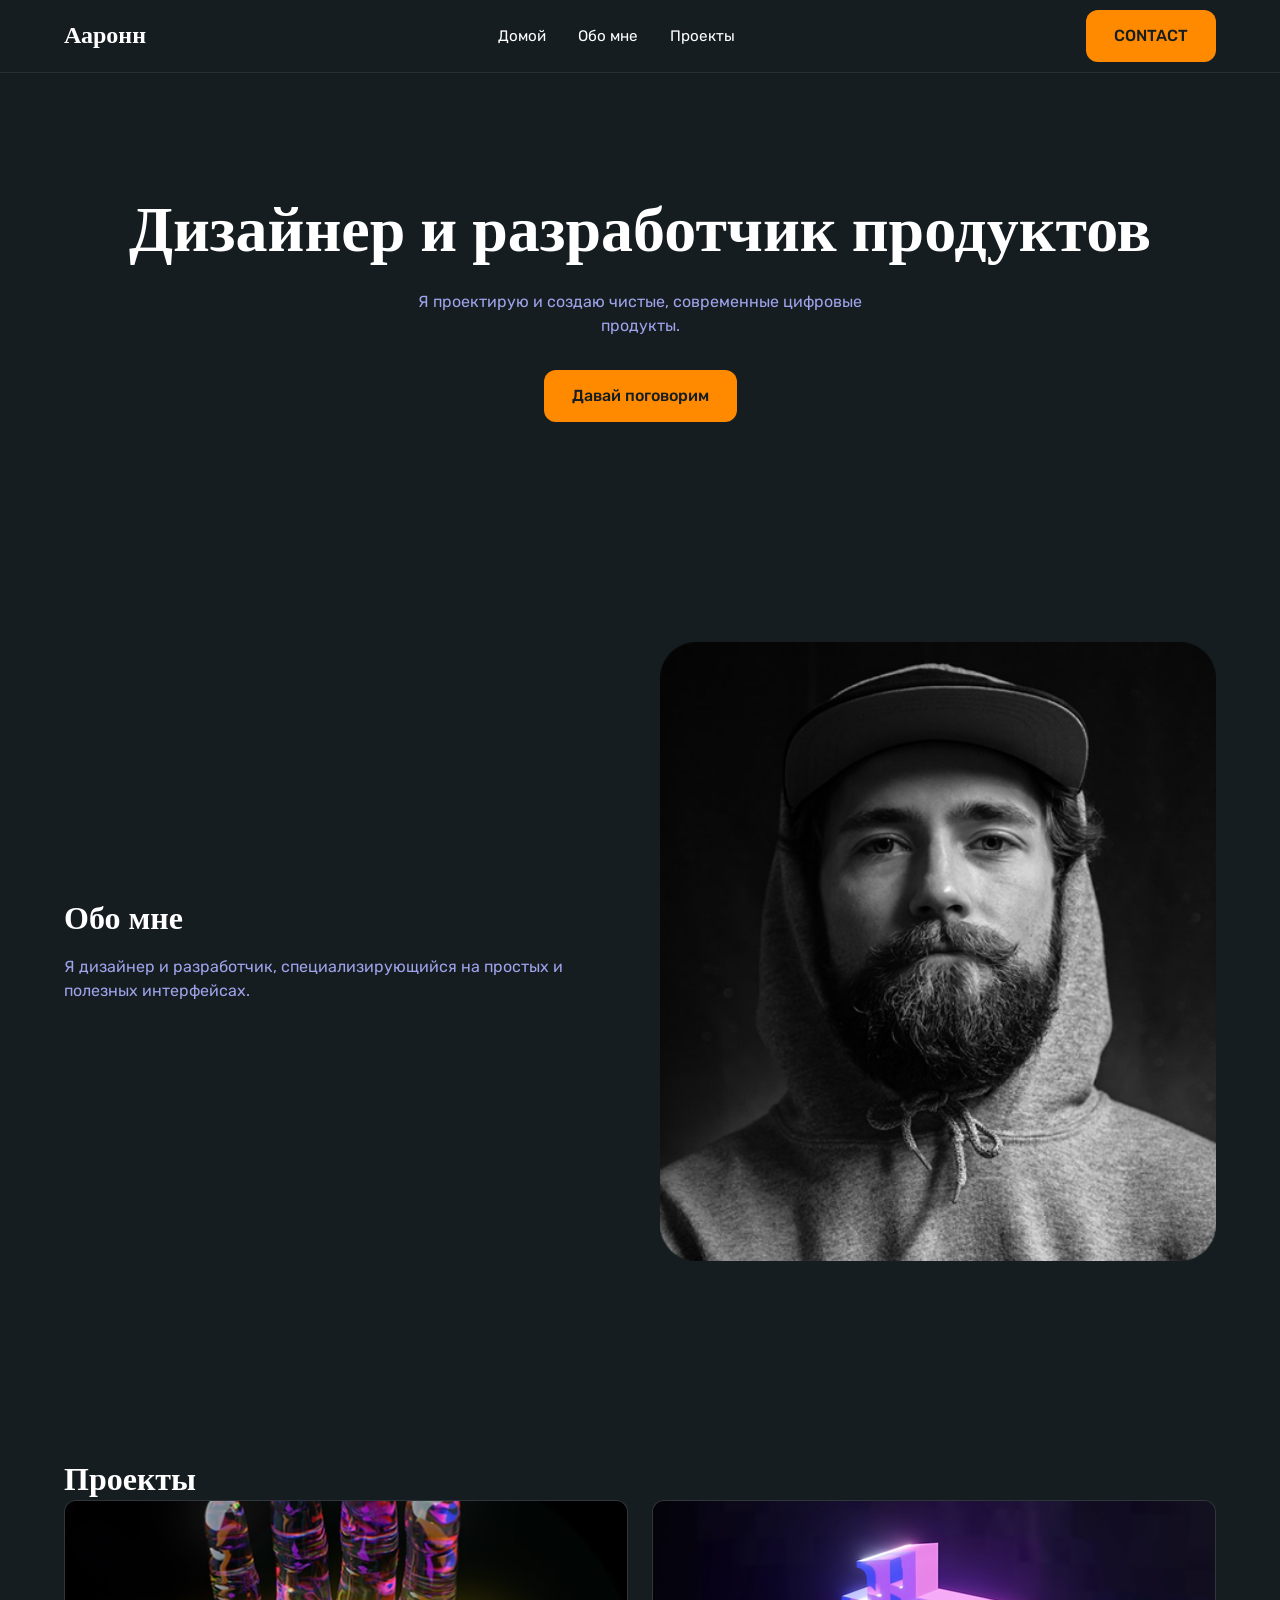
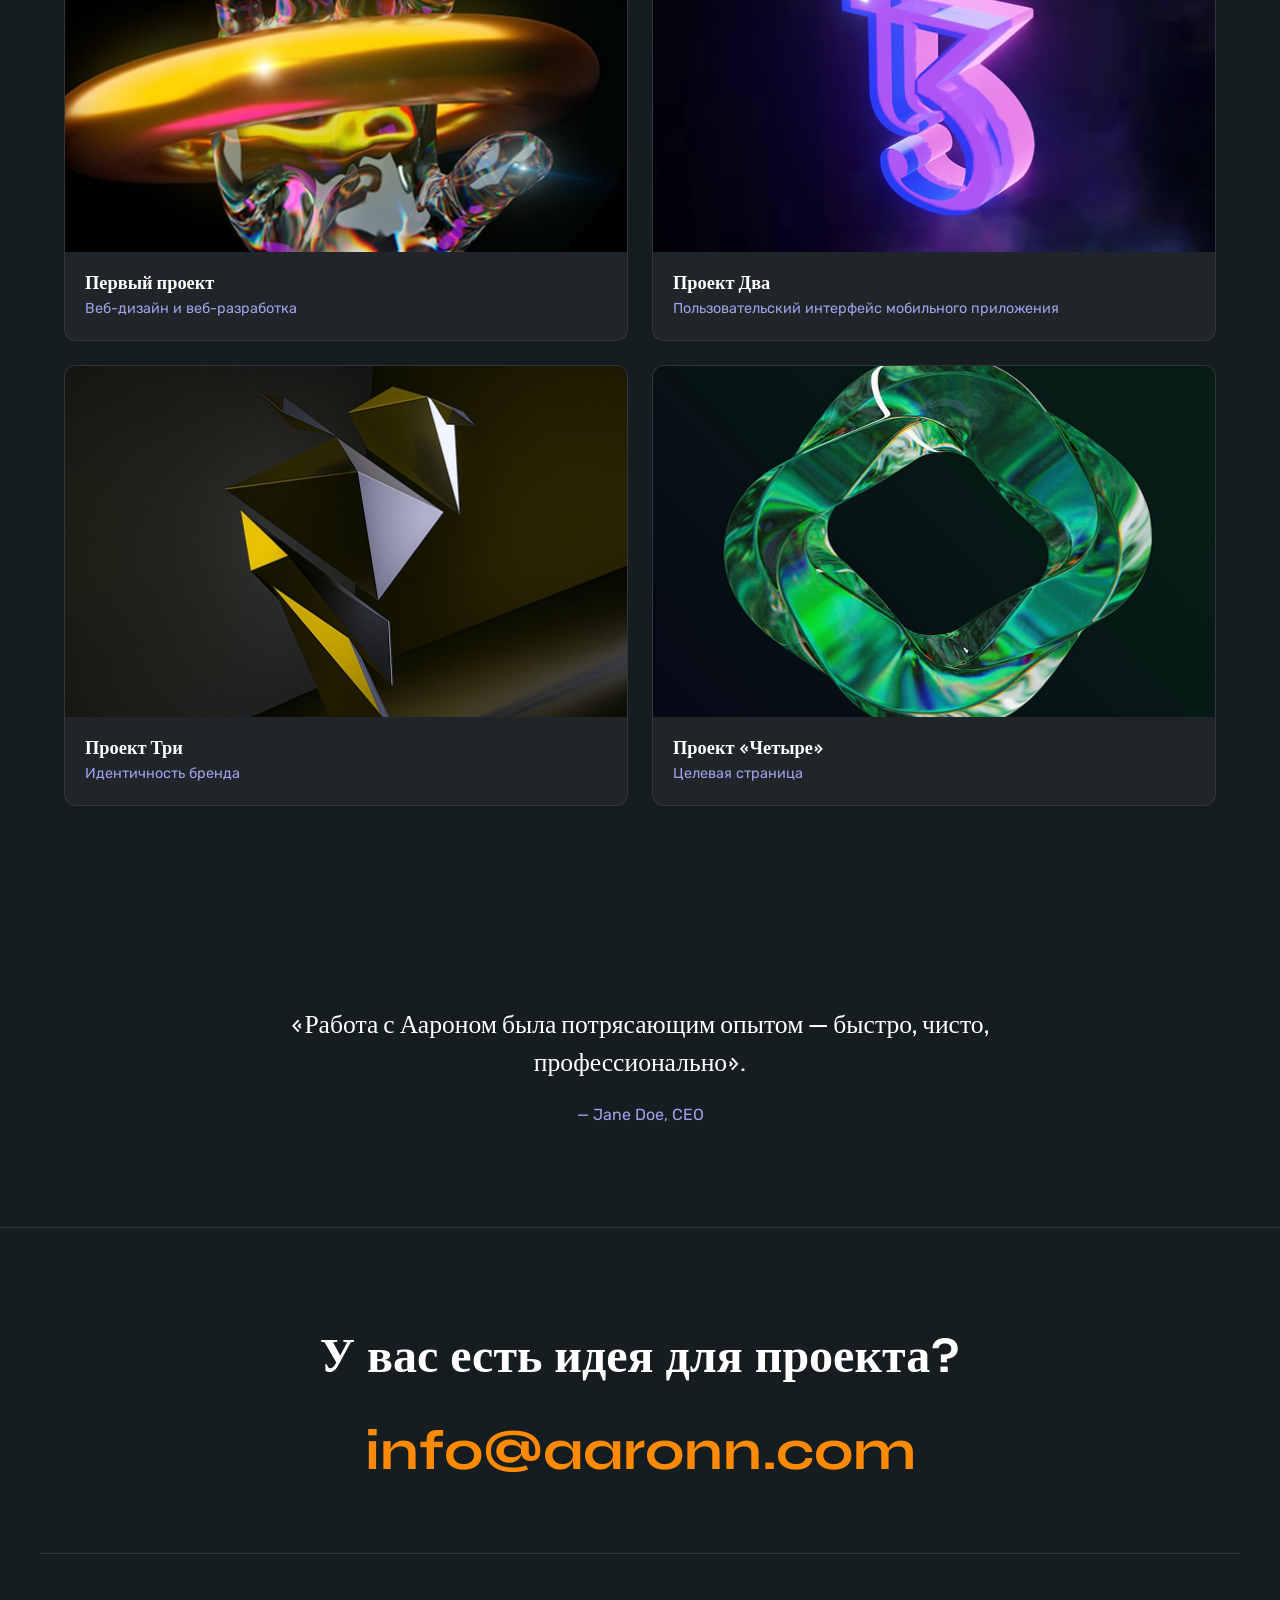
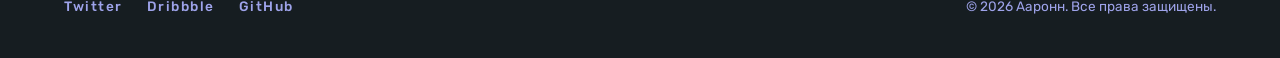
<file: index.html>
<!doctype html>
<html lang="ru">
  <head>
    <meta charset="UTF-8" />
    <meta name="viewport" content="width=device-width, initial-scale=1.0" />
    <meta name="description" content="Портфолио дизайнера и разработчика." />
    <title>Портфолио</title>

    <!-- Шрифты из Style Guide макета: Syne (заголовки) + Rubik (текст) -->
    <link rel="preconnect" href="https://fonts.googleapis.com" />
    <link rel="preconnect" href="https://fonts.gstatic.com" crossorigin />
    <link
      href="https://fonts.googleapis.com/css2?family=Rubik:wght@400;500&family=Syne:wght@700;800&display=swap"
      rel="stylesheet"
    />

    <link rel="stylesheet" href="css/style.css" />
  </head>
  <body>
    <header class="header">
      <div class="container header__inner">
        <a href="index.html" class="logo">Ааронн</a>
        <nav class="nav" aria-label="Main navigation">
          <ul class="nav__list">
            <li><a href="index.html" class="nav__link">Домой</a></li>
            <li><a href="about.html" class="nav__link">Обо мне</a></li>
            <li><a href="works.html" class="nav__link">Проекты</a></li>
          </ul>
        </nav>
        <a href="contact.html" class="btn btn--outline">CONTACT</a>
      </div>
    </header>
    <main>
      <section class="hero">
        <div class="container">
          <h1 class="hero__title">Дизайнер и разработчик продуктов</h1>
          <p class="hero__text">Я проектирую и создаю чистые, современные цифровые продукты.</p>
          <a href="#contact" class="btn">Давай поговорим</a>
        </div>
      </section>
      <section class="about" id="about">
        <div class="container about__inner">
          <div class="about__content">
            <h2 class="about__title">Обо мне</h2>
            <p class="about__text">
              Я дизайнер и разработчик, специализирующийся на простых и полезных интерфейсах.
            </p>
          </div>
          <img src="img/portrait.png" alt="Portrait of Aaronn" class="about__image" />
        </div>
      </section>
      <section class="projects" id="projects">
        <div class="container">
          <h2 class="projects__title">Проекты</h2>
          <ul class="projects__list">
            <li class="project-card">
              <img src="img/project-1.png" alt="Project 1" class="project-card__image" />
              <h3 class="project-card__title">Первый проект</h3>
              <p class="project-card__text">Веб-дизайн и веб-разработка</p>
            </li>
            <li class="project-card">
              <img src="img/project-2.png" alt="Project 2" class="project-card__image" />
              <h3 class="project-card__title">Проект Два</h3>
              <p class="project-card__text">Пользовательский интерфейс мобильного приложения</p>
            </li>
            <li class="project-card">
              <img src="img/project-3.png" alt="Project 3" class="project-card__image" />
              <h3 class="project-card__title">Проект Три</h3>
              <p class="project-card__text">Идентичность бренда</p>
            </li>
            <li class="project-card">
              <img src="img/project-4.png" alt="Project 4" class="project-card__image" />
              <h3 class="project-card__title">Проект «Четыре»</h3>
              <p class="project-card__text">Целевая страница</p>
            </li>
          </ul>
        </div>
      </section>
      <section class="testimonial">
        <div class="container">
          <blockquote class="testimonial__quote">
            «Работа с Аароном была потрясающим опытом — быстро, чисто, профессионально».
          </blockquote>
          <p class="testimonial__author">— Jane Doe, CEO</p>
        </div>
      </section>
    </main>
    <!-- ===== Footer  ===== -->
    <footer class="footer" id="contact">
      <div class="container footer__top">
        <h2 class="footer__title">У вас есть идея для проекта?</h2>
        <a href="mailto:info@aaronn.com" class="footer__email">info@aaronn.com</a>
      </div>
      <div class="container footer__bottom">
        <ul class="footer__social">
          <li><a href="#" class="footer__link">Twitter</a></li>
          <li><a href="#" class="footer__link">Dribbble</a></li>
          <li><a href="#" class="footer__link">GitHub</a></li>
        </ul>
        <p class="footer__copy">© 2026 Ааронн. Все права защищены.</p>
      </div>
    </footer>
  </body>
</html>
</file>
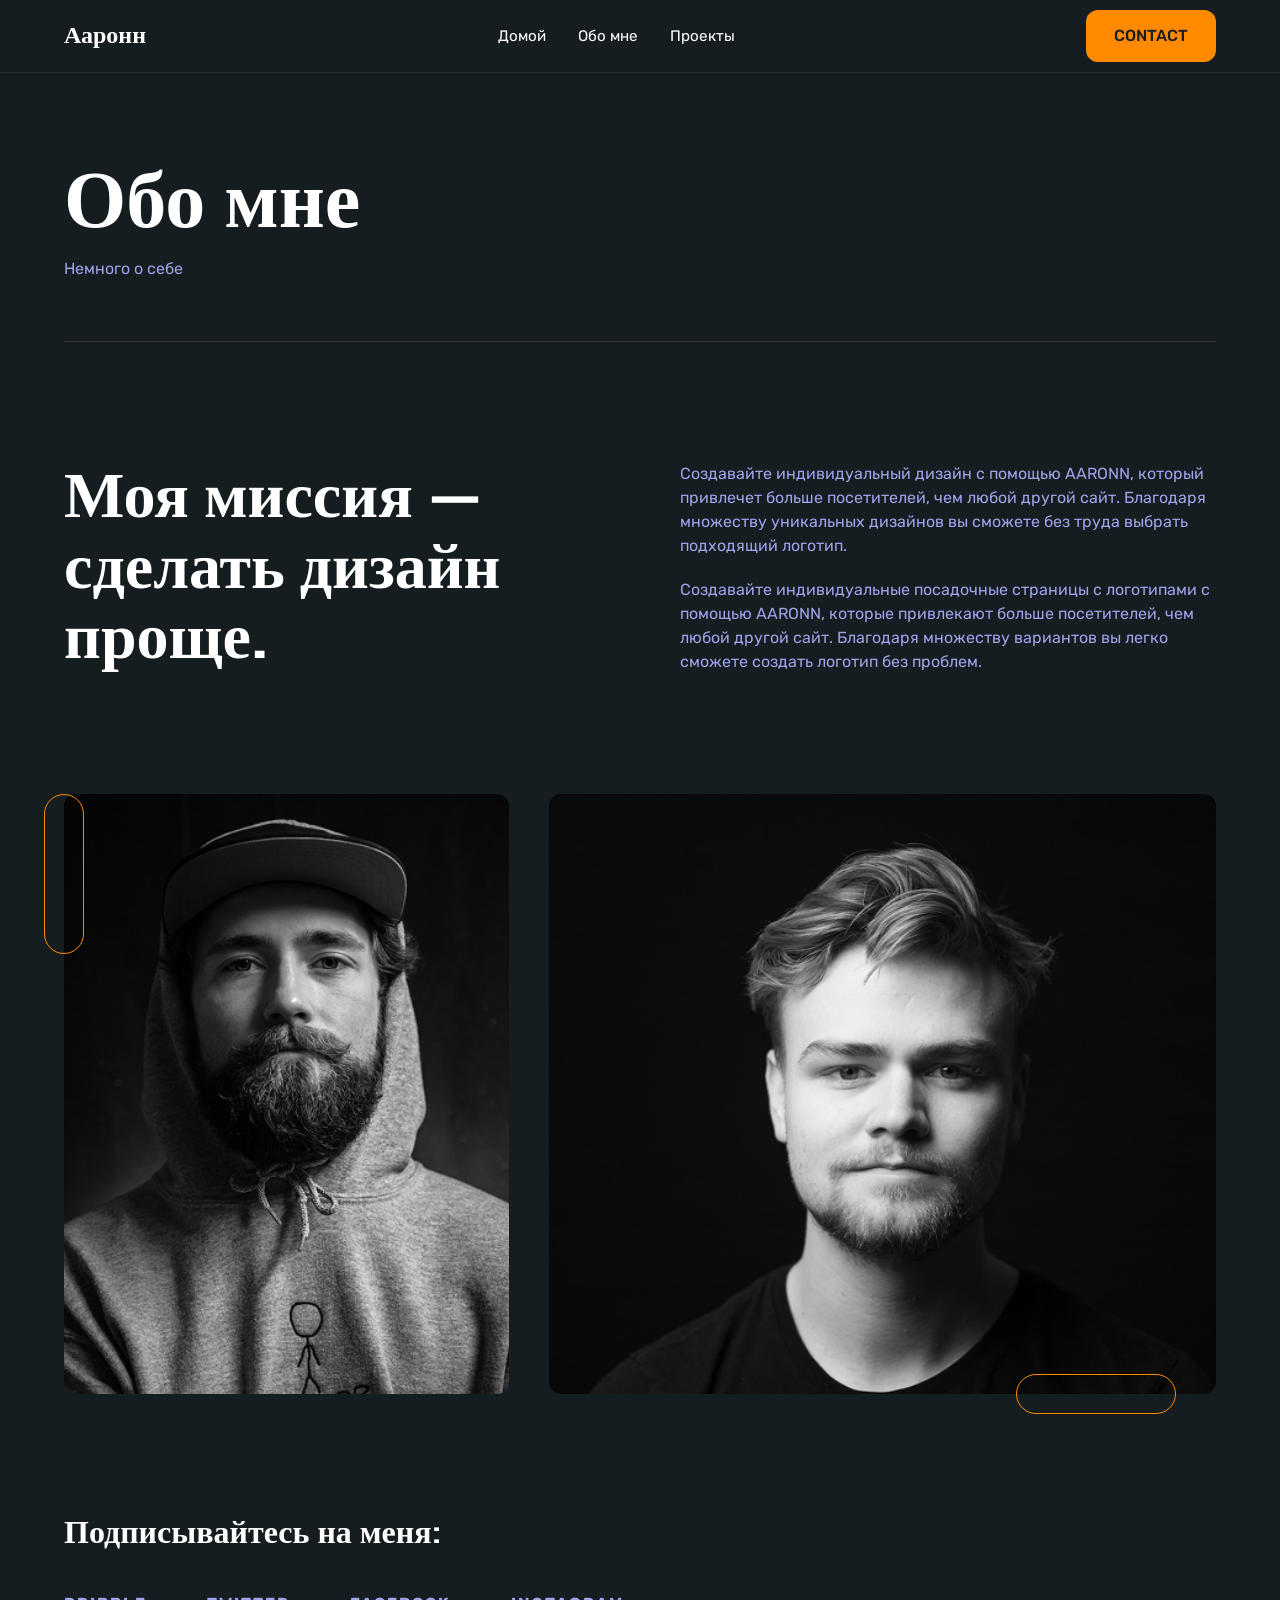
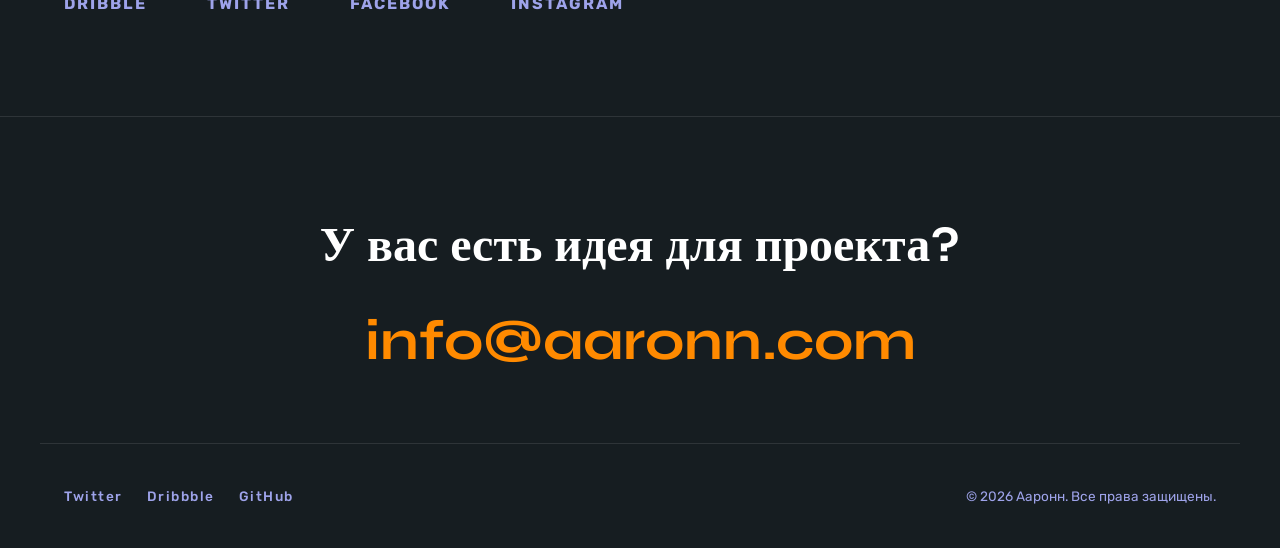
<file: about.html>
<!doctype html>
<html lang="ru">
  <head>
    <meta charset="UTF-8" />
    <meta name="viewport" content="width=device-width, initial-scale=1.0" />

    <title>Обо мне - Ааронн</title>

    <!-- Шрифты из Style Guide макета: Syne (заголовки) + Rubik (текст) -->
    <link rel="preconnect" href="https://fonts.googleapis.com" />
    <link rel="preconnect" href="https://fonts.gstatic.com" crossorigin />
    <link
      href="https://fonts.googleapis.com/css2?family=Rubik:wght@400;500&family=Syne:wght@700;800&display=swap"
      rel="stylesheet"
    />

    <link rel="stylesheet" href="css/style.css" />
  </head>
  <body>
    <header class="header">
      <div class="container header__inner">
        <a href="index.html" class="logo">Ааронн</a>
        <nav class="nav" aria-label="Main navigation">
          <ul class="nav__list">
            <li><a href="index.html" class="nav__link">Домой</a></li>
            <li><a href="about.html" class="nav__link">Обо мне</a></li>
            <li><a href="works.html" class="nav__link">Проекты</a></li>
          </ul>
        </nav>
        <a href="contact.html" class="btn btn--outline">CONTACT</a>
      </div>
    </header>
    <main>
      <!-- 1. Заголовок страницы -->
      <section class="page-hero">
        <div class="container">
          <h1 class="page-hero__title">Обо мне</h1>
          <p class="page-hero__subtitle">Немного о себе</p>
          <hr class="divider" />
        </div>
      </section>
      <!-- 2 Миссия (две колонки) -->
      <section class="mission">
        <div class="container mission__inner">
          <h2 class="mission__title">Моя миссия — сделать дизайн проще.</h2>
          <div class="mission__text">
            <p>
              Создавайте индивидуальный дизайн с помощью AARONN, который привлечет больше
              посетителей, чем любой другой сайт. Благодаря множеству уникальных дизайнов вы сможете
              без труда выбрать подходящий логотип.
            </p>
            <p>
              Создавайте индивидуальные посадочные страницы с логотипами с помощью AARONN, которые
              привлекают больше посетителей, чем любой другой сайт. Благодаря множеству вариантов вы
              легко сможете создать логотип без проблем.
            </p>
          </div>
        </div>
      </section>
      <!-- 3. Галерея с оранжевыми акцентами -->
      <section class="about-gallery">
        <div class="container about-gallery__inner">
          <!-- Первое фото -->
          <div class="about-gallery__item">
            <!-- Оранжевый декор  -->
            <div class="decor-pill decor-pill--vertical"></div>
            <img src="img/about-1.png" alt="Aaron Portrait" class="about-gallery__img" />
          </div>
          <!-- Второе фото -->
          <div class="about-gallery__item">
            <img src="img/about-2.png" alt="Aaron working" class="about-gallery__img" />
            <!-- Оранжевый декор  -->
            <div class="decor-pill decor-pill--horizontal"></div>
          </div>
        </div>
      </section>
      <!-- 4. Социальные сети -->
      <section class="follow-me">
        <div class="container">
          <h2 class="follow-me__title">Подписывайтесь на меня:</h2>
          <ul class="follow-me__list">
            <li><a href="#" class="follow-me__link">DRIBBLE</a></li>
            <li><a href="#" class="follow-me__link">TWITTER</a></li>
            <li><a href="#" class="follow-me__link">FACEBOOK</a></li>
            <li><a href="#" class="follow-me__link">INSTAGRAM</a></li>
          </ul>
        </div>
      </section>
    </main>
    <!-- ===== Footer  ===== -->
    <footer class="footer" id="contact">
      <div class="container footer__top">
        <h2 class="footer__title">У вас есть идея для проекта?</h2>
        <a href="mailto:info@aaronn.com" class="footer__email">info@aaronn.com</a>
      </div>
      <div class="container footer__bottom">
        <ul class="footer__social">
          <li><a href="#" class="footer__link">Twitter</a></li>
          <li><a href="#" class="footer__link">Dribbble</a></li>
          <li><a href="#" class="footer__link">GitHub</a></li>
        </ul>
        <p class="footer__copy">© 2026 Ааронн. Все права защищены.</p>
      </div>
    </footer>
  </body>
</html>
</file>
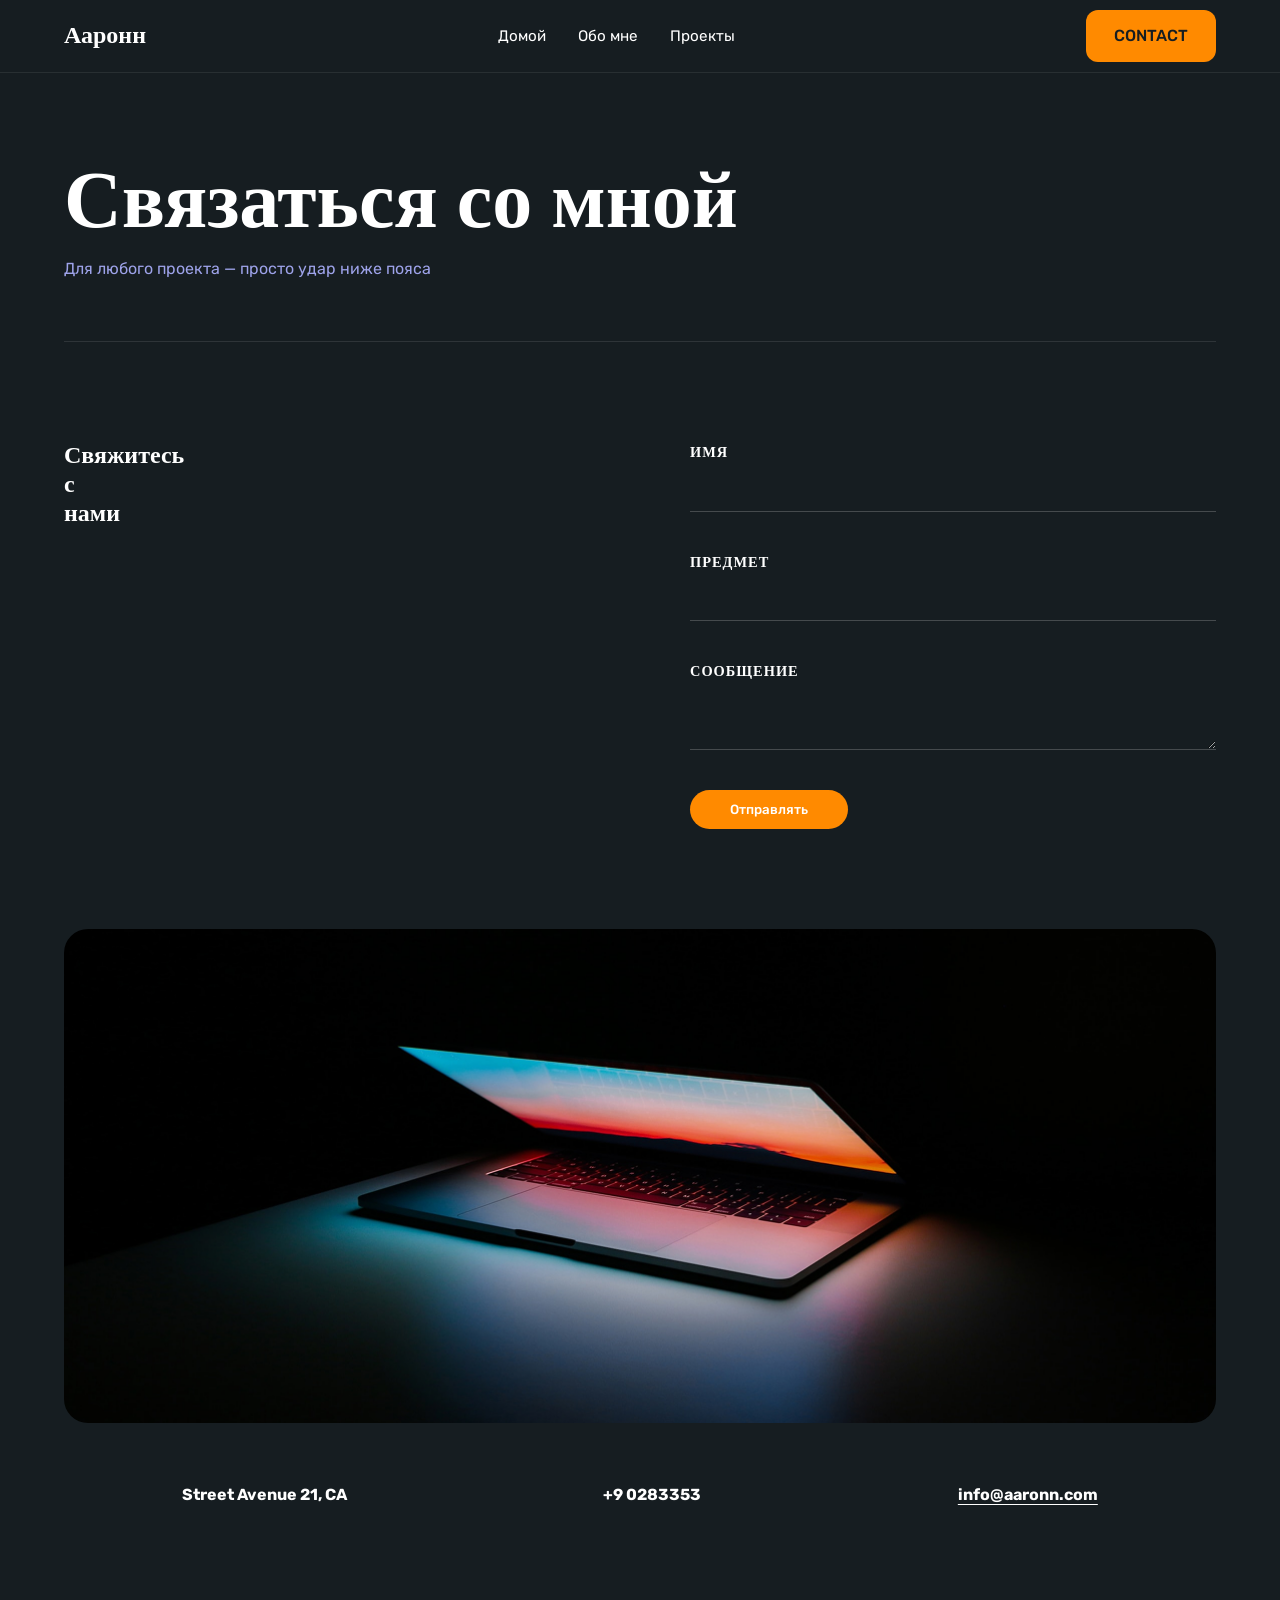
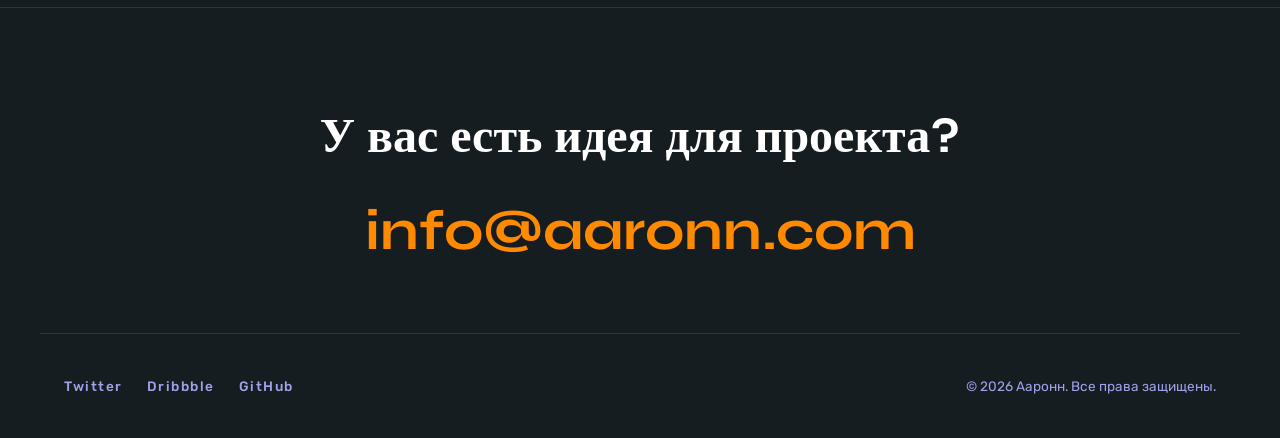
<file: contact.html>
<!doctype html>
<html lang="ru">
  <head>
    <meta charset="UTF-8" />
    <meta name="viewport" content="width=device-width, initial-scale=1.0" />
    <title>Связаться со мной — AARONN</title>
    <!-- Шрифты из Style Guide макета: Syne (заголовки) + Rubik (текст) -->
    <link rel="preconnect" href="https://fonts.googleapis.com" />
    <link rel="preconnect" href="https://fonts.gstatic.com" crossorigin />
    <link
      href="https://fonts.googleapis.com/css2?family=Rubik:wght@400;500&family=Syne:wght@700;800&display=swap"
      rel="stylesheet"
    />

    <link rel="stylesheet" href="css/style.css" />
  </head>
  <body>
    <header class="header">
      <div class="container header__inner">
        <a href="index.html" class="logo">Ааронн</a>
        <nav class="nav" aria-label="Main navigation">
          <ul class="nav__list">
            <li><a href="index.html" class="nav__link">Домой</a></li>
            <li><a href="about.html" class="nav__link">Обо мне</a></li>
            <li><a href="works.html" class="nav__link">Проекты</a></li>
          </ul>
        </nav>
        <a href="contact.html" class="btn btn--outline">CONTACT</a>
      </div>
    </header>
    <main>
      <!-- =====  Page Hero общий заголовок для внутренних страниц ===== -->
      <section class="page-hero">
        <div class="container">
          <h1 class="page-hero__title">Связаться со мной</h1>
          <p class="page-hero__subtitle">Для любого проекта — просто удар ниже пояса</p>
          <hr class="divider" />
        </div>
      </section>
      <!-- ===== Контактная форма  ===== -->
      <section class="contact-section">
        <div class="container contact-section__inner">
          <!-- Левая часть: Заголовок -->
          <h2 class="contact-section__title">
            Свяжитесь <br />
            с <br />нами
          </h2>
          <!-- Правая часть: Форма -->
          <form action="#" class="contact-form">
            <div class="form-group">
              <label for="name" class="form-label">Имя</label>
              <input type="text" id="name" name="name" class="form-input" required />
            </div>
            <div class="form-group">
              <label for="subject" class="form-label">Предмет</label>
              <input type="text" id="subject" name="subject" class="form-input" required />
            </div>
            <div class="form-group">
              <label for="massage" class="form-label">Сообщение</label>
              <textarea
                name="massage"
                id="massage"
                class="form-input form-textarea"
                required
              ></textarea>
            </div>
            <button type="submit" class="btn btn--orange">Отправлять</button>
          </form>
        </div>
      </section>
      <!-- ===== Большое фото и инфо  ===== -->
      <section class="contact-media">
        <div class="container">
          <img src="img/contact-laptop.png" alt="Laptop" class="contact-media__img" />
          <div class="contact-info">
            <p class="contact-info__item">Street Avenue 21, CA</p>
            <p class="contact-info__item">+9 0283353</p>
            <a href="mailto:info@aaronn.com" class="contact-info__item contact-info__link"
              >info@aaronn.com</a
            >
          </div>
        </div>
      </section>
    </main>
    <!-- ===== Footer  ===== -->
    <footer class="footer" id="contact">
      <div class="container footer__top">
        <h2 class="footer__title">У вас есть идея для проекта?</h2>
        <a href="mailto:info@aaronn.com" class="footer__email">info@aaronn.com</a>
      </div>
      <div class="container footer__bottom">
        <ul class="footer__social">
          <li><a href="#" class="footer__link">Twitter</a></li>
          <li><a href="#" class="footer__link">Dribbble</a></li>
          <li><a href="#" class="footer__link">GitHub</a></li>
        </ul>
        <p class="footer__copy">© 2026 Ааронн. Все права защищены.</p>
      </div>
    </footer>
  </body>
</html>
</file>
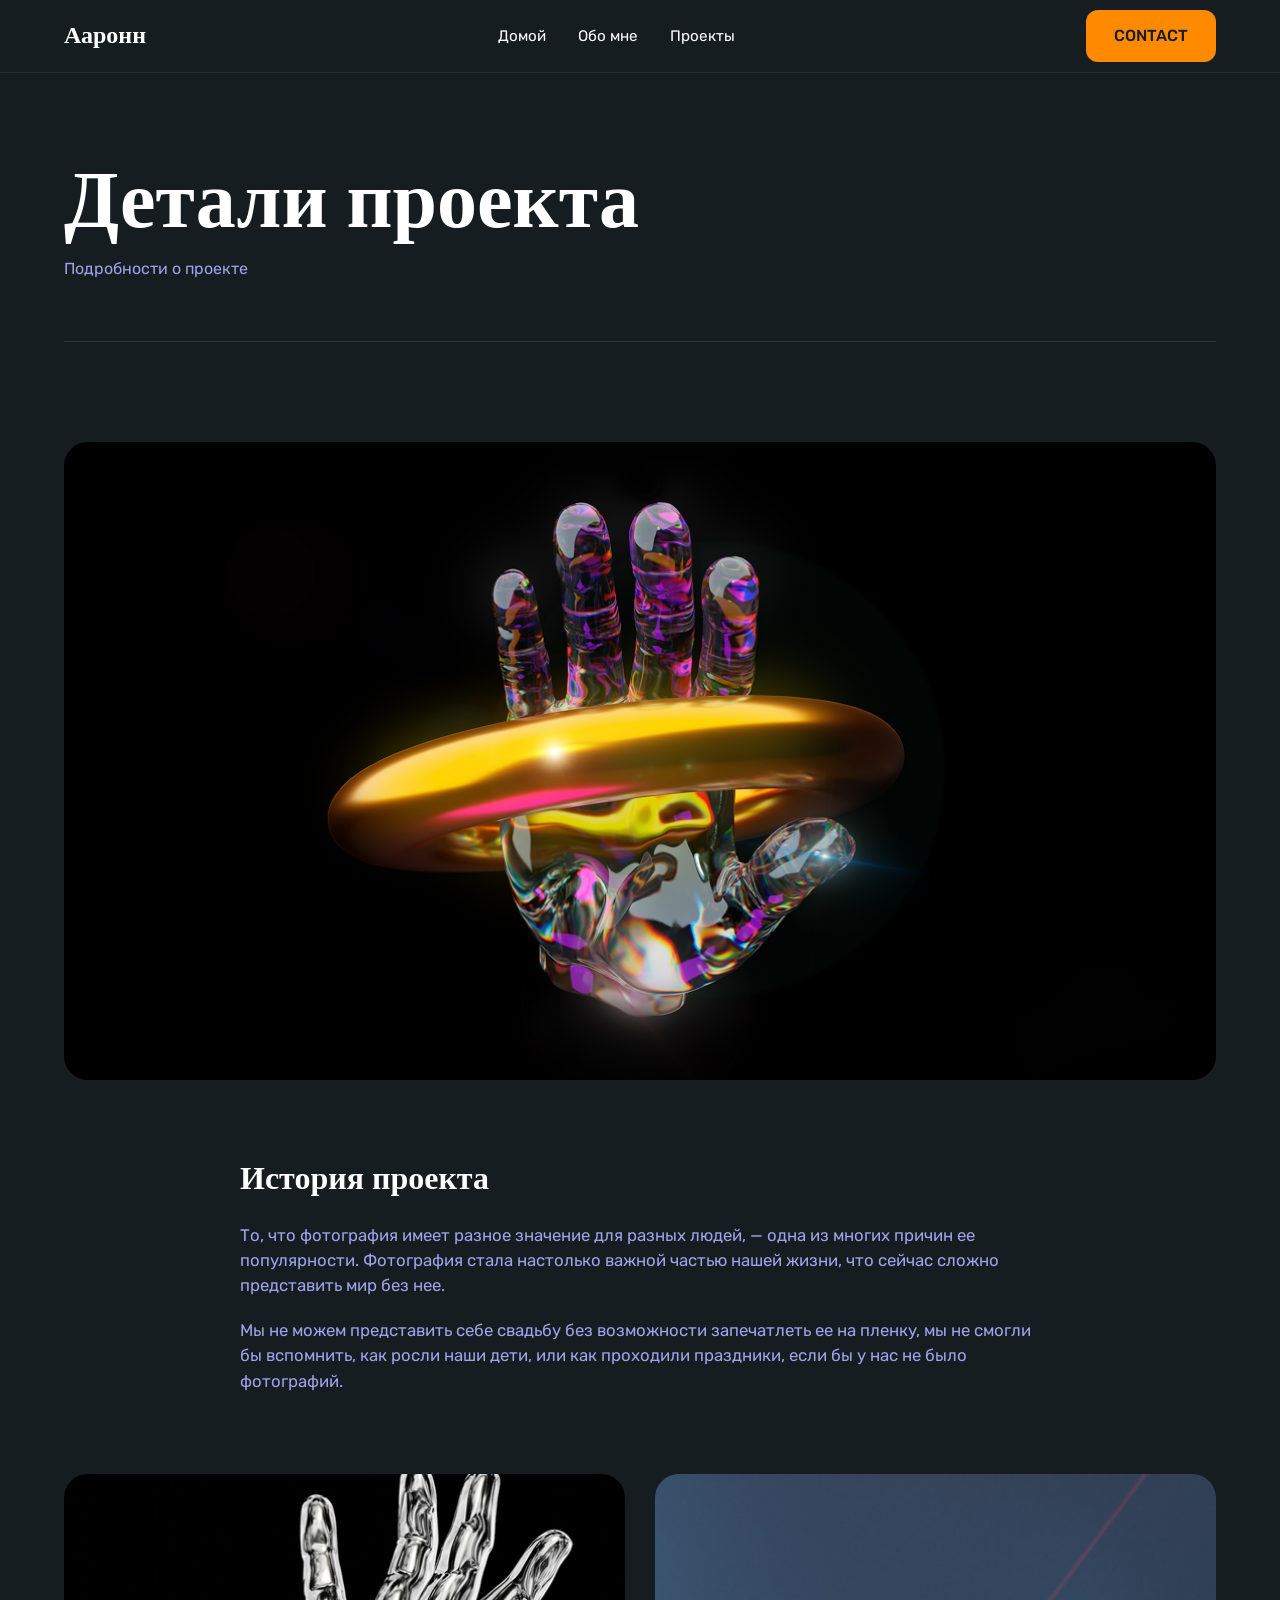
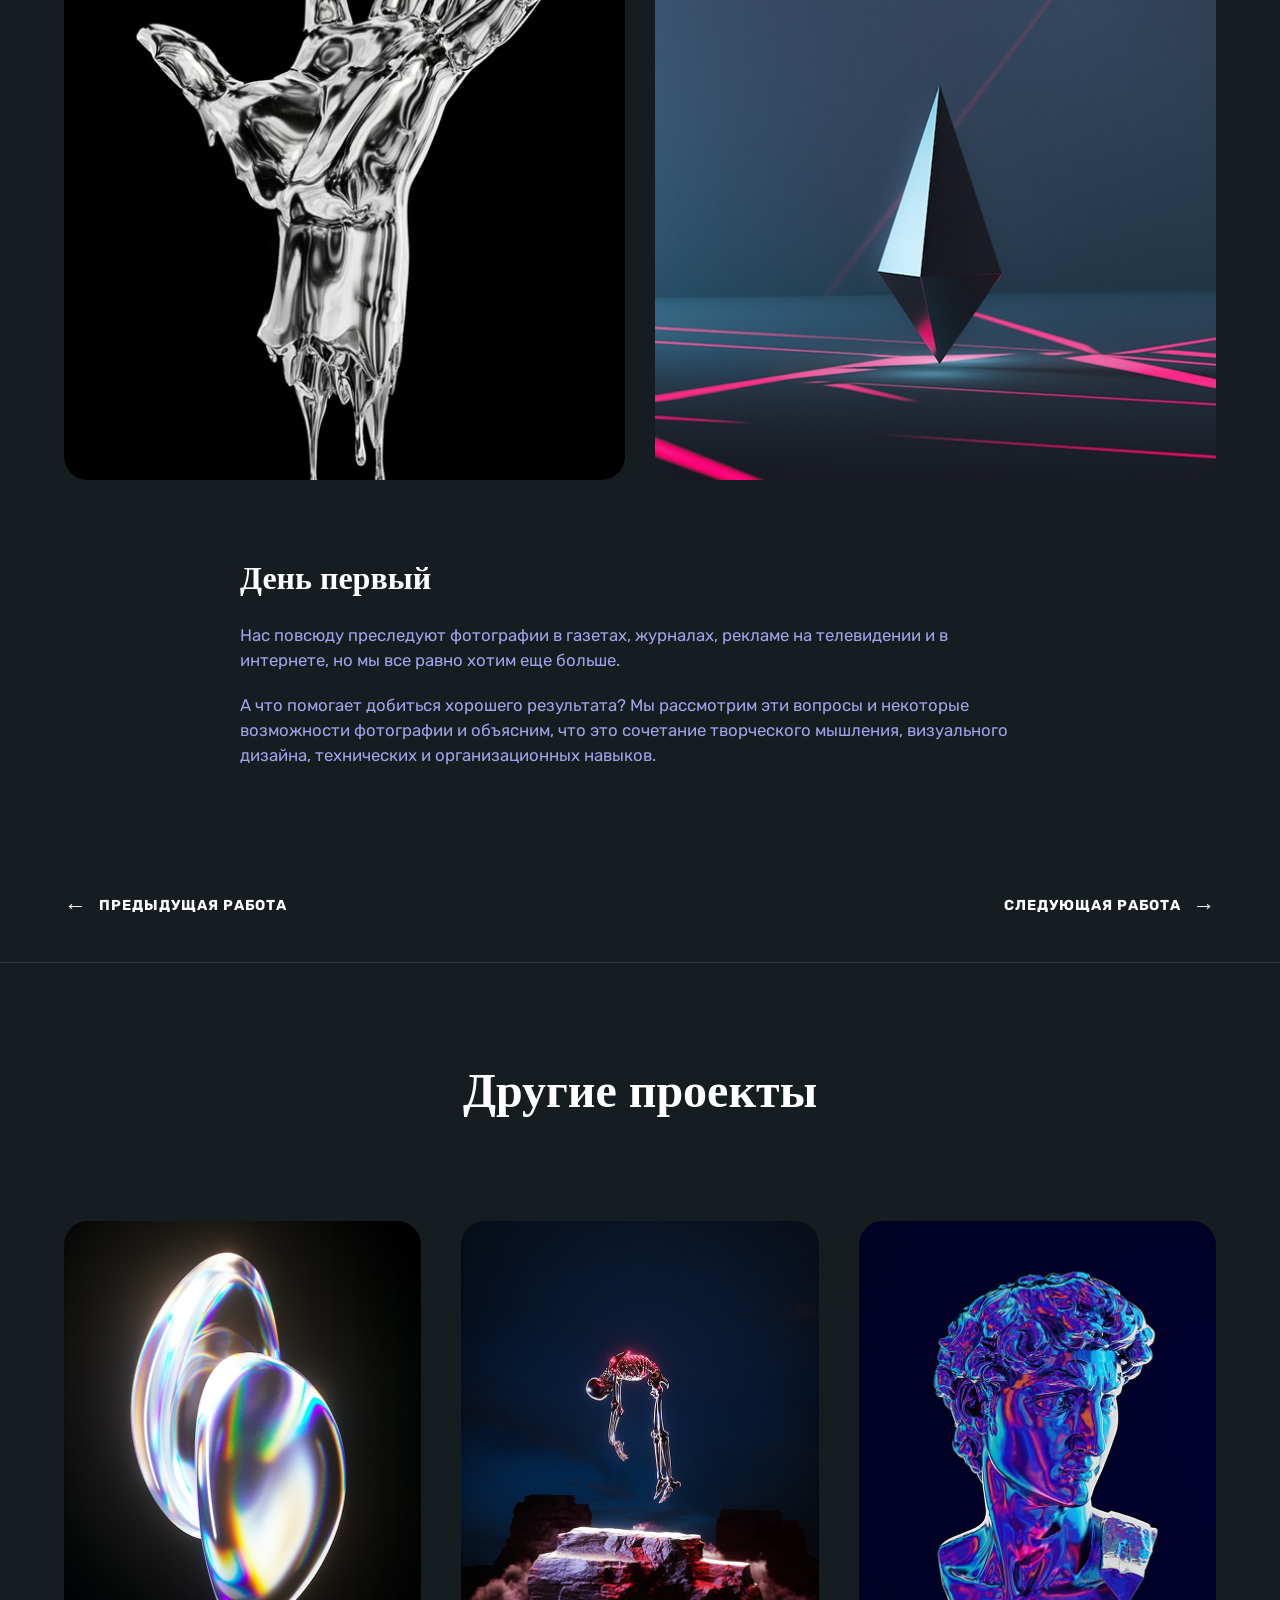
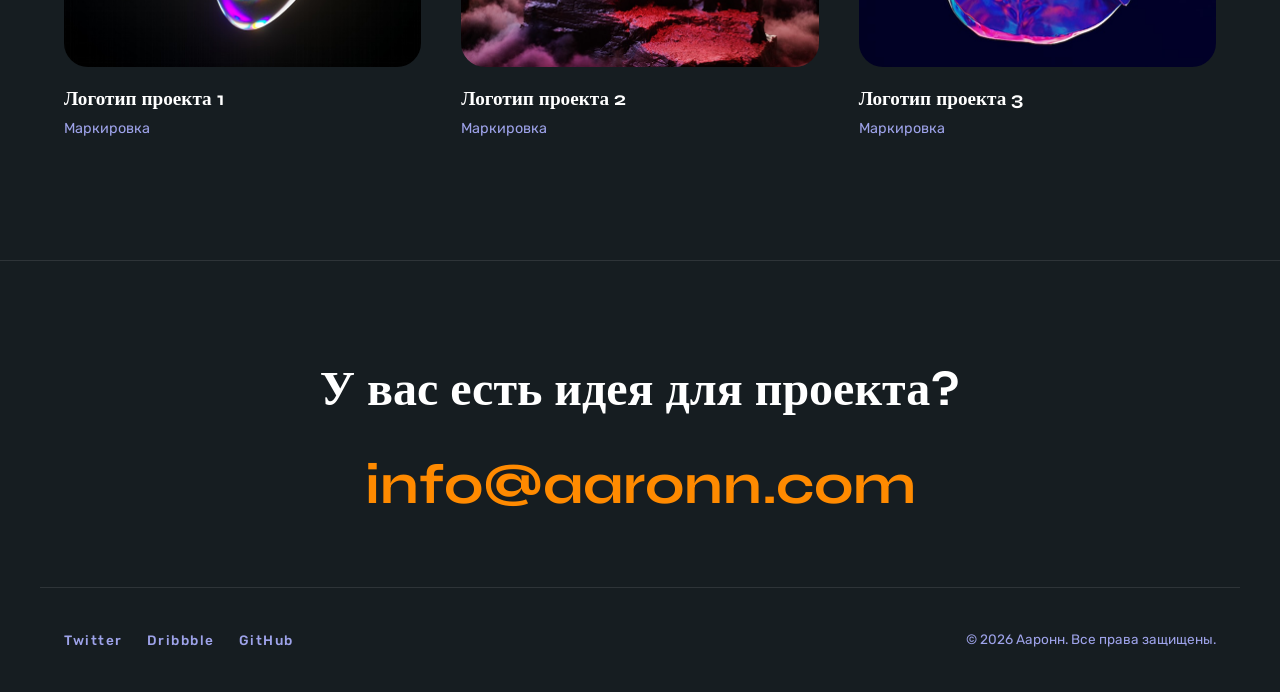
<file: project-detail.html>
<!doctype html>
<html lang="ru">
  <head>
    <meta charset="UTF-8" />
    <meta name="viewport" content="width=device-width, initial-scale=1.0" />
    <title>Детали проекта — AARONN</title>
    <!-- Шрифты из Style Guide макета: Syne (заголовки) + Rubik (текст) -->
    <link rel="preconnect" href="https://fonts.googleapis.com" />
    <link rel="preconnect" href="https://fonts.gstatic.com" crossorigin />
    <link
      href="https://fonts.googleapis.com/css2?family=Rubik:wght@400;500&family=Syne:wght@700;800&display=swap"
      rel="stylesheet"
    />

    <link rel="stylesheet" href="css/style.css" />
  </head>
  <body>
    <header class="header">
      <div class="container header__inner">
        <a href="index.html" class="logo">Ааронн</a>
        <nav class="nav" aria-label="Main navigation">
          <ul class="nav__list">
            <li><a href="index.html" class="nav__link">Домой</a></li>
            <li><a href="about.html" class="nav__link">Обо мне</a></li>
            <li><a href="works.html" class="nav__link">Проекты</a></li>
          </ul>
        </nav>
        <a href="contact.html" class="btn btn--outline">CONTACT</a>
      </div>
    </header>
    <main>
      <!-- =====  Page Hero общий заголовок для внутренних страниц ===== -->
      <section class="page-hero">
        <div class="container">
          <h1 class="page-hero__title">Детали проекта</h1>
          <p class="page-hero__subtitle">Подробности о проекте</p>
          <hr class="divider" />
        </div>
      </section>
      <!-- ===== Контент проекта (используем семантический тег article)  ===== -->
      <article class="project-detail">
        <div class="container">
          <!-- Главное фото -->
          <img src="img/project-main.png" alt="Project Cover" class="project-detail__main-img" />
          <!-- Текстовый блок 1 -->
          <div class="project-detail__text-block">
            <h2>История проекта</h2>
            <p>
              То, что фотография имеет разное значение для разных людей, — одна из многих причин ее
              популярности. Фотография стала настолько важной частью нашей жизни, что сейчас сложно
              представить мир без нее.
            </p>
            <p>
              Мы не можем представить себе свадьбу без возможности запечатлеть ее на пленку, мы не
              смогли бы вспомнить, как росли наши дети, или как проходили праздники, если бы у нас
              не было фотографий.
            </p>
          </div>
          <!-- Галерея из 2 фото -->
          <div class="project-detail__gallery">
            <img src="img/project-sub1.png" alt="Detail 1" class="project-detail__gallery-img" />
            <img src="img/project-sub2.png" alt="Detail 2" class="project-detail__gallery-img" />
          </div>
          <!-- Текстовый блок 2 -->
          <div class="project-detail__text-block">
            <h2>День первый</h2>
            <p>
              Нас повсюду преследуют фотографии в газетах, журналах, рекламе на телевидении и в
              интернете, но мы все равно хотим еще больше.
            </p>
            <p>
              А что помогает добиться хорошего результата? Мы рассмотрим эти вопросы и некоторые
              возможности фотографии и объясним, что это сочетание творческого мышления, визуального
              дизайна, технических и организационных навыков.
            </p>
          </div>
        </div>
      </article>
      <!-- =====  Навигация между проектами ===== -->
      <section class="project-nav">
        <div class="container project-nav__inner">
          <a href="#" class="project-nav__link"><span>&larr;</span> ПРЕДЫДУЩАЯ РАБОТА</a>
          <a href="#" class="project-nav__link">СЛЕДУЮЩАЯ РАБОТА <span>&rarr;</span></a>
        </div>
      </section>
      <!-- ===== ДРУГИЕ ПРОЕКТЫ ===== -->
      <section class="other-projects">
        <div class="container">
          <h2 class="other-projects__title">Другие проекты</h2>
          <div class="other-projects__grid">
            <a href="#" class="other-card">
              <div class="other-card__img-wrap">
                <img src="img/other1.png" alt="Project 1" class="other-card__img" />
              </div>
              <h3 class="other-card__title">Логотип проекта 1</h3>
              <p class="other-card__category">Маркировка</p>
            </a>
            <a href="#" class="other-card">
              <div class="other-card__img-wrap">
                <img src="img/other2.png" alt="Project 2" class="other-card__img" />
              </div>
              <h3 class="other-card__title">Логотип проекта 2</h3>
              <p class="other-card__category">Маркировка</p>
            </a>
            <a href="#" class="other-card">
              <div class="other-card__img-wrap">
                <img src="img/other3.png" alt="Project 3" class="other-card__img" />
              </div>
              <h3 class="other-card__title">Логотип проекта 3</h3>
              <p class="other-card__category">Маркировка</p>
            </a>
          </div>
        </div>
      </section>
    </main>
    <!-- ===== Footer  ===== -->
    <footer class="footer" id="contact">
      <div class="container footer__top">
        <h2 class="footer__title">У вас есть идея для проекта?</h2>
        <a href="mailto:info@aaronn.com" class="footer__email">info@aaronn.com</a>
      </div>
      <div class="container footer__bottom">
        <ul class="footer__social">
          <li><a href="#" class="footer__link">Twitter</a></li>
          <li><a href="#" class="footer__link">Dribbble</a></li>
          <li><a href="#" class="footer__link">GitHub</a></li>
        </ul>
        <p class="footer__copy">© 2026 Ааронн. Все права защищены.</p>
      </div>
    </footer>
  </body>
</html>
</file>
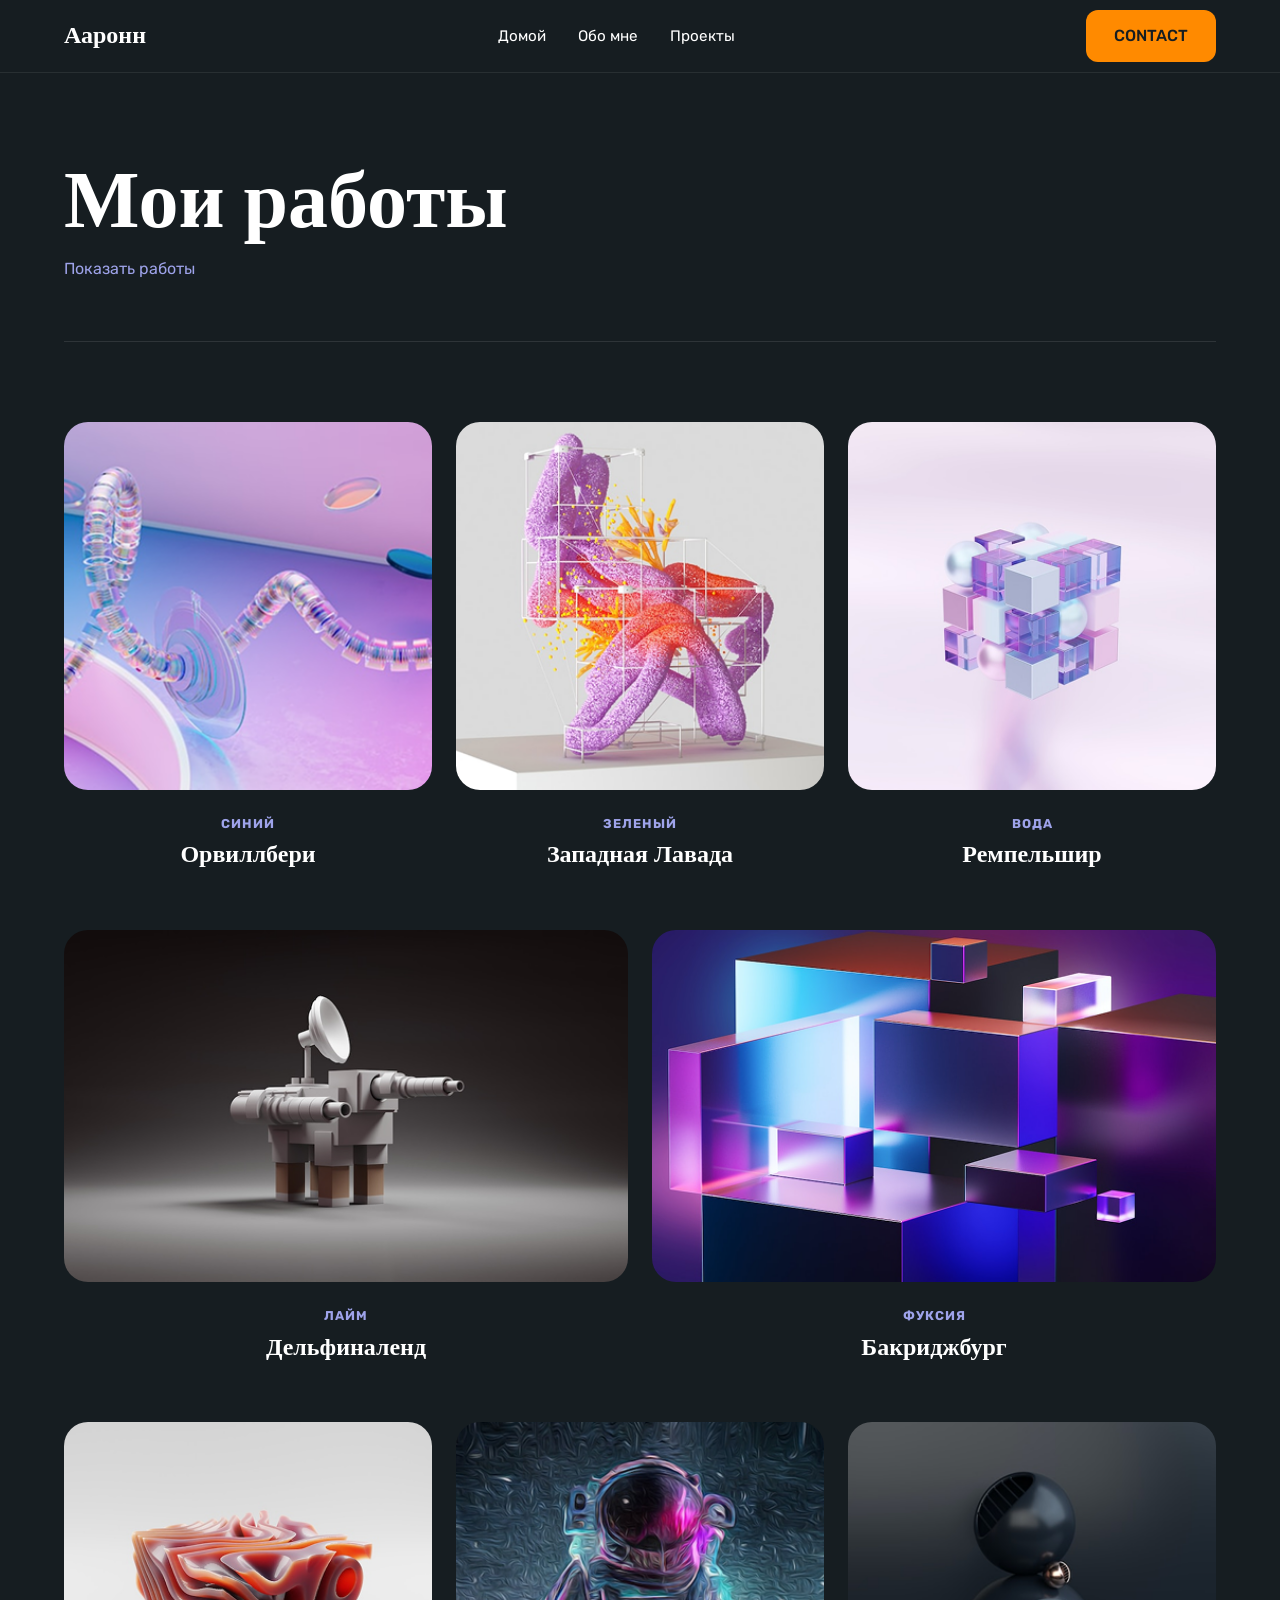
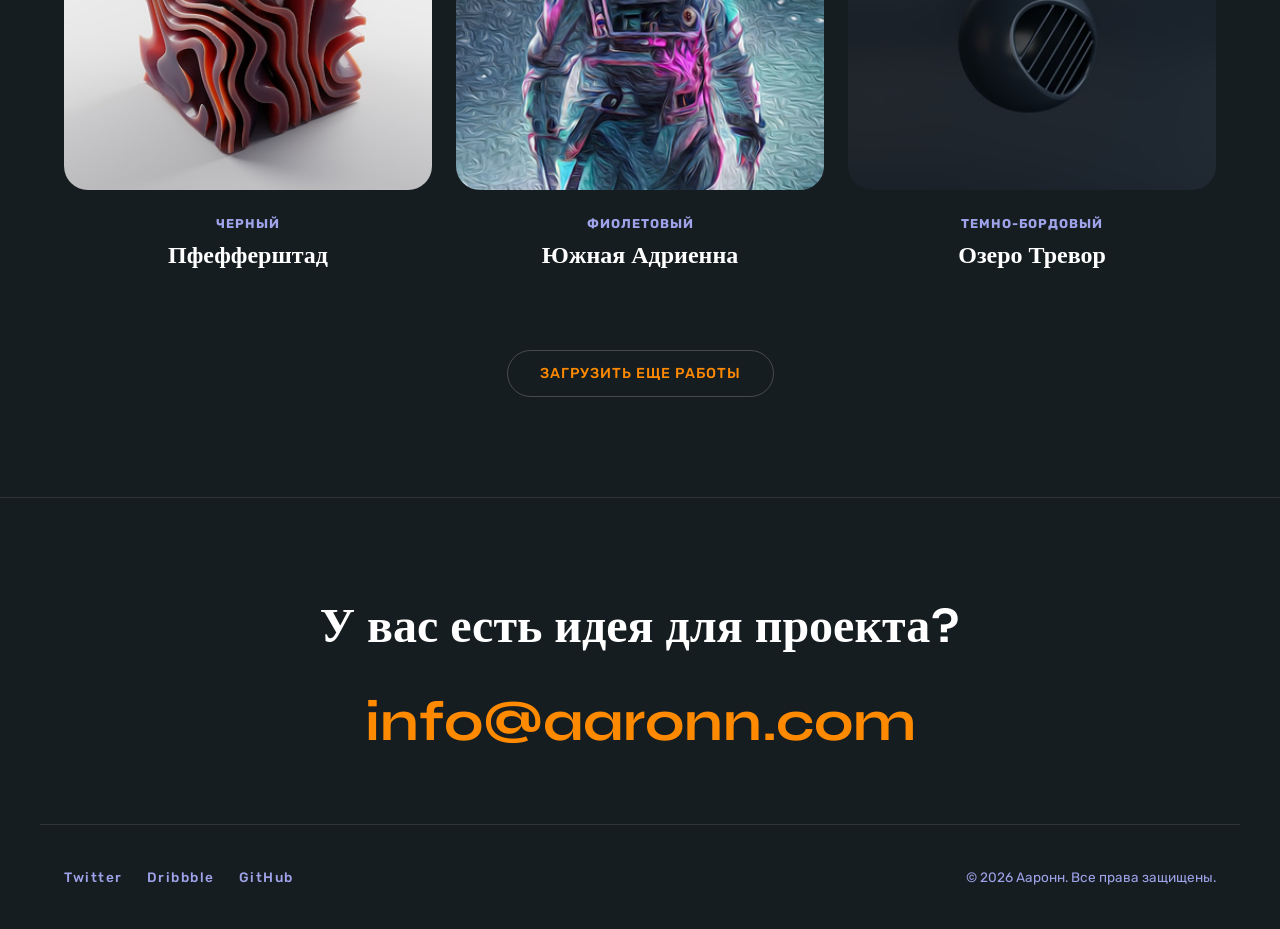
<file: works.html>
<!doctype html>
<html lang="ru">
  <head>
    <meta charset="UTF-8" />
    <meta name="viewport" content="width=device-width, initial-scale=1.0" />
    <title>Мои работы — AARONN</title>
    <!-- Шрифты из Style Guide макета: Syne (заголовки) + Rubik (текст) -->
    <link rel="preconnect" href="https://fonts.googleapis.com" />
    <link rel="preconnect" href="https://fonts.gstatic.com" crossorigin />
    <link
      href="https://fonts.googleapis.com/css2?family=Rubik:wght@400;500&family=Syne:wght@700;800&display=swap"
      rel="stylesheet"
    />

    <link rel="stylesheet" href="css/style.css" />
  </head>
  <body>
    <header class="header">
      <div class="container header__inner">
        <a href="index.html" class="logo">Ааронн</a>
        <nav class="nav" aria-label="Main navigation">
          <ul class="nav__list">
            <li><a href="index.html" class="nav__link">Домой</a></li>
            <li><a href="about.html" class="nav__link">Обо мне</a></li>
            <li><a href="works.html" class="nav__link">Проекты</a></li>
          </ul>
        </nav>
        <a href="contact.html" class="btn btn--outline">CONTACT</a>
      </div>
    </header>
    <main>
      <!-- =====  Page Hero общий заголовок для внутренних страниц ===== -->
      <section class="page-hero">
        <div class="container">
          <h1 class="page-hero__title">Мои работы</h1>
          <p class="page-hero__subtitle">Показать работы</p>
          <hr class="divider" />
        </div>
      </section>
      <!-- ===== Сетка Работ  ===== -->
      <section class="works-grid">
        <div class="container">
          <div class="works-grid__inner">
            <!-- Ряд 1: 3 работы -->
            <a href="project-detail.html" class="work-card">
              <div class="work-card__img-wrap">
                <img src="img/work1.png" alt="Blue" class="work-card__img" />
              </div>
              <p class="work-card__category">Синий</p>
              <h3 class="work-card__title">Орвиллбери</h3>
            </a>
            <a href="project-detail.html" class="work-card">
              <div class="work-card__img-wrap">
                <img src="img/work2.png" alt="Green" class="work-card__img" />
              </div>
              <p class="work-card__category">Зеленый</p>
              <h3 class="work-card__title">Западная Лавада</h3>
            </a>
            <a href="project-detail.html" class="work-card">
              <div class="work-card__img-wrap">
                <img src="img/work3.png" alt="Aqua" class="work-card__img" />
              </div>
              <p class="work-card__category">Вода</p>
              <h3 class="work-card__title">Ремпельшир</h3>
            </a>
            <!-- Ряд 2: 2 широкие работы (модификатор --wide) -->
            <a href="project-detail.html" class="work-card work-card--wide">
              <div class="work-card__img-wrap">
                <img src="img/work4.png" alt="Lime" class="work-card__img" />
              </div>
              <p class="work-card__category">Лайм</p>
              <h3 class="work-card__title">Дельфиналенд</h3>
            </a>
            <a href="project-detail.html" class="work-card work-card--wide">
              <div class="work-card__img-wrap">
                <img src="img/work5.png" alt="Fuchsia" class="work-card__img" />
              </div>
              <p class="work-card__category">Фуксия</p>
              <h3 class="work-card__title">Бакриджбург</h3>
            </a>
            <!-- Ряд 3: 3 работы -->
            <a href="project-detail.html" class="work-card">
              <div class="work-card__img-wrap">
                <img src="img/work6.png" alt="Black" class="work-card__img" />
              </div>
              <p class="work-card__category">Черный</p>
              <h3 class="work-card__title">Пфефферштад</h3>
            </a>
            <a href="project-detail.html" class="work-card">
              <div class="work-card__img-wrap">
                <img src="img/work7.png" alt="Purple" class="work-card__img" />
              </div>
              <p class="work-card__category">Фиолетовый</p>
              <h3 class="work-card__title">Южная Адриенна</h3>
            </a>
            <a href="project-detail.html" class="work-card">
              <div class="work-card__img-wrap">
                <img src="img/work8.png" alt="Maroon" class="work-card__img" />
              </div>
              <p class="work-card__category">Темно-бордовый</p>
              <h3 class="work-card__title">Озеро Тревор</h3>
            </a>
          </div>
          <!-- ===== Кнопка загрузки  ===== -->
          <div class="works-grid__action">
            <button class="btn-load">ЗАГРУЗИТЬ ЕЩЕ РАБОТЫ</button>
          </div>
        </div>
      </section>
    </main>
    <!-- ===== Footer  ===== -->
    <footer class="footer" id="contact">
      <div class="container footer__top">
        <h2 class="footer__title">У вас есть идея для проекта?</h2>
        <a href="mailto:info@aaronn.com" class="footer__email">info@aaronn.com</a>
      </div>
      <div class="container footer__bottom">
        <ul class="footer__social">
          <li><a href="#" class="footer__link">Twitter</a></li>
          <li><a href="#" class="footer__link">Dribbble</a></li>
          <li><a href="#" class="footer__link">GitHub</a></li>
        </ul>
        <p class="footer__copy">© 2026 Ааронн. Все права защищены.</p>
      </div>
    </footer>
  </body>
</html>
</file>
<file: css/style.css>
/* ===== Reset ===== */
*,
*::before,
*::after {
  box-sizing: border-box;
  margin: 0;
  padding: 0;
}
ul {
  list-style: none;
}

a {
  text-decoration: none;
  color: inherit;
}
img {
  max-width: 100%;
  display: block;
}
/* ===== Переменные ===== */
:root {
  /* Цвета */
  --bg-dark: #161d21;
  --text-white: #ffffff;
  --text-gray: #9ea3ea;
  --accent: #ff8a00;
  /* Шрифты */
  --font-heading: 'Syne', sans-serifs;
  --font-body: 'Rubik', sans-serif;
  /* Размеры и переходы */
  --container: 1200px;
  --radius: 12px;
  --transition: 0.3s ease;
}
/* ===== База ===== */
body {
  font-family: var(--font-body);
  font-size: 16px;
  line-height: 1.5;
  background-color: var(--bg-dark);
  color: var(--text-white);
}
h1,
h2,
h3,
h4 {
  font-family: var(--font-heading);
  font-weight: 700;
  line-height: 1.2;
}
.container {
  width: 100%;
  max-width: var(--container);
  margin: 0 auto;
  padding: 0 24px;
}
/* ===== Header  ===== */
.header {
  position: static;
  top: 0;
  z-index: 100;
  background-color: var(--bg-dark);
  border-bottom: 1px solid rgba(255, 255, 255, 0.08);
}
.header__inner {
  display: flex;
  align-items: center;
  justify-content: space-between;
  height: 72px;
}
.logo {
  font-family: var(--font-heading);
  font-size: 1.5rem;
  font-weight: 800;
}
.nav__list {
  display: flex;
  gap: 32px;
}
.nav__link {
  font-size: 0.95rem;
  transition: color var(--transition);
}
.nav__link:hover {
  color: var(--accent);
}
/* ===== Hero  ===== */
.hero {
  padding: 120px 0;
  text-align: center;
}
.hero__title {
  font-size: clamp(2rem, 6vw, 4rem);
  margin-bottom: 20px;
}
.hero__text {
  max-width: 520px;
  margin: 0 auto 32px;
  color: var(--text-gray);
}
/* =====  Кнопка ===== */
.btn {
  display: inline-block;
  padding: 14px 28px;
  font-family: var(--font-body);
  font-weight: 500;
  background-color: var(--accent);
  color: #161d21;
  border-radius: var(--radius);
  cursor: pointer;
  transition:
    transform var(--transition),
    box-shadow var(--transition);
}
.btn:hover {
  transform: translateY(-2px);
  box-shadow: 0 10px 24px rgba(255, 138, 0, 0.3);
}
.btn:focus-visible {
  outline: 2px solid var(--text-white);
  outline-offset: 3px;
}
/* ===== About  ===== */
.about {
  padding: 100px 0;
}
.about__inner {
  display: grid;
  grid-template-columns: 1fr;
  gap: 40px;
  align-items: center;
}
.about__title {
  font-size: 2rem;
  margin-bottom: 16px;
}
.about__text {
  color: var(--text-gray);
}
.about__image {
  border-radius: var(--radius);
  width: 100%;
}
/* ===== Projects  ===== */
.projects {
  padding: 100px 0;
}
.projects__title {
  font-size: 2rem;
}
.projects__list {
  display: grid;
  grid-template-columns: 1fr;
  gap: 24px;
}
.project-card {
  background-color: rgba(255, 255, 255, 0.04);
  border: 1px solid rgba(255, 255, 255, 0.08);
  border-radius: var(--radius);
  overflow: hidden;
  transition: transform var(--transition);
}
.project-card:hover {
  transform: translateY(-4px);
}
.project-card__image {
  width: 100%;
  aspect-ratio: 16 / 10;
  object-fit: cover;
}
.project-card__title {
  font-size: 1.15rem;
  padding: 20px 20px 4px;
}
.project-card__text {
  padding: 0 20px 20px;
  font-size: 0.9rem;
  color: var(--text-gray);
}
/* ===== Testimonial  ===== */
.testimonial {
  padding: 100px 0;
  text-align: center;
}
.testimonial__quote {
  font-family: var(--font-heading);
  font-size: clamp(1.3rem, 2vw, 2rem);
  max-width: 800px;
  margin: 0 auto 20px;
}
.testimonial__author {
  color: var(--text-gray);
}
/* ===== Footer ===== */
.footer {
  background-color: var(--bg-dark);
  padding: 80px 0 40px;
  border-top: 1px solid rgba(255, 255, 255, 0.1);
}
.footer__top {
  text-align: center;
  margin-bottom: 60px;
}
.footer__title {
  font-size: clamp(1.8rem, 5vw, 3rem);
  margin-bottom: 24px;
}
.footer__email {
  display: inline-block;
  font-family: var(--font-heading);
  font-size: clamp(1.6rem, 6vw, 3.5rem);
  font-weight: 700;
  color: var(--accent);
  transition:
    opacity var(--transition),
    transform var(--transition);
}
.footer__email:hover {
  opacity: 0.8;
  transform: translateY(-2px);
}
.footer__bottom {
  display: flex;
  flex-direction: column;
  gap: 20px;
  align-items: center;
  text-align: center;
  padding-top: 40px;
  border-top: 1px solid rgba(255, 255, 255, 0.1);
}
.footer__social {
  display: flex;
  flex-wrap: wrap;
  justify-content: center;
  gap: 24px;
}
.footer__link {
  font-size: 0.85rem;
  font-weight: 500;
  letter-spacing: 1.5px;
  color: var(--text-gray);
  transition: color var(--transition);
}
.footer__link:hover {
  color: var(--accent);
}
.footer__copy {
  font-size: 0.85rem;
  color: var(--text-gray);
}
/* ===== Адаптивность  ===== */
/* ===== Планшет и больше  ==== */
@media (min-width: 768px) {
  .about__inner {
    grid-template-columns: 1fr 1fr;
  }
  .projects__list {
    grid-template-columns: repeat(2, 1fr);
  }
  .footer {
    padding: 100px 0 40px;
  }
  .footer__bottom {
    flex-direction: row;
    justify-content: space-between;
    text-align: left;
  }
}
/* ======================== */
/* Страница: About ME */
/* ======================== */

/* =====  1. About Hero ===== */
.page-hero {
  padding: 80px 0 40px;
}
.page-hero__title {
  font-size: clamp(3rem, 8vw, 5rem);
  margin-bottom: 8px;
}
.page-hero__subtitle {
  color: var(--text-gray);
  font-size: 1rem;
  margin-bottom: 60px;
}
/* =====  Тонкая линия ===== */
.divider {
  border: none;
  border-top: 1px solid rgba(255, 255, 255, 0.1);
}
/* =====  2. Mission ===== */
.mission {
  padding: 80px 0;
}
.mission__inner {
  display: grid;
  grid-template-columns: 1fr;
  grid-area: 40px;
}
.mission__title {
  font-size: clamp(2.5rem, 5vw, 4rem);
  line-height: 1.1;
}
.mission__text {
  color: var(--text-gray);
  display: flex;
  flex-direction: column;
  gap: 20px;
}
/* =====  3. About Gallery ===== */
.about-gallery {
  padding: 40px 0 80px;
}
.about-gallery__inner {
  display: grid;
  grid-template-columns: 1fr;
  gap: 40px;
}
.about-gallery__item {
  position: relative;
}
.about-gallery__img {
  width: 100%;
  border-radius: 12px;
  object-fit: cover;
  filter: grayscale(100%);
}
.decor-pill {
  position: absolute;
  border: 1px solid var(--accent);
  border-radius: 50px;
  z-index: 2;
}
.decor-pill--vertical {
  width: 40px;
  height: 160px;
  top: 40;
  left: -20px;
}
.decor-pill--horizontal {
  width: 160px;
  height: 40px;
  bottom: -20px;
  right: 40px;
}
/* =====  4. Follow Me ===== */
.follow-me {
  padding: 40px 0 100px;
}
.follow-me__title {
  font-size: 2rem;
  margin-bottom: 40px;
}
.follow-me__list {
  display: flex;
  flex-wrap: wrap;
  gap: 30px;
}
.follow-me__link {
  color: var(--text-gray);
  font-weight: 700;
  letter-spacing: 2px;
  transition: color var(--transition);
}
.follow-me__link:hover {
  color: var(--text-white);
}
/* =====  Адаптивность для About (Десктоп) ===== */
@media (min-width: 768px) {
  .mission__inner {
    grid-template-columns: 1fr 1fr;
    gap: 80px;
    align-items: center;
  }
  .about-gallery__inner {
    grid-template-columns: 1fr 1.5fr;
    gap: 40px;
  }
  .about-gallery__img {
    height: 600px;
  }
  .follow-me__list {
    gap: 60px;
  }
}
/* ======================== */
/* Страница: MY WORKS */
/* ======================== */

.works-grid {
  padding: 40px 0 100px;
}
.works-grid__inner {
  display: grid;
  grid-template-columns: 1fr;
  gap: 60px 24px;
  margin-bottom: 80px;
}
.work-card {
  display: block;
  text-align: center;
  transition: transform var(--transition);
}
.work-card:hover {
  transform: translateY(-8px);
}
.work-card__img-wrap {
  border-radius: 24px;
  overflow: hidden;
  margin-bottom: 24px;
}
.work-card__img {
  width: 100%;
  aspect-ratio: 1/1;
  object-fit: cover;
  transition: transform 0.6s ease;
}
.work-card:hover .work-card__img {
  transform: scale(1.05);
}
.work-card--wide .work-card__img {
  aspect-ratio: 16/10;
}
.work-card__category {
  font-size: 0.8rem;
  font-weight: 700;
  color: var(--text-gray);
  letter-spacing: 1px;
  text-transform: uppercase;
  margin-bottom: 8px;
}
.work-card__title {
  font-size: 1.5rem;
}
.works-grid__action {
  text-align: center;
}
.btn-load {
  background: transparent;
  color: var(--accent);
  border: 1px solid rgba(255, 255, 255, 0.2);
  padding: 14px 32px;
  border-radius: 50px;
  font-family: var(--font-body);
  font-weight: 500;
  font-size: 0.9rem;
  cursor: pointer;
  letter-spacing: 1px;
  transform:
    border-color var(--transition),
    color var(--transition);
}
.btn-load:hover {
  border-color: var(--accent);
  color: var(--text-white);
}
/* =====  Адаптивность для MY WORKS  (Десктоп) ===== */
@media (min-width: 768px) {
  .works-grid__inner {
    grid-template-columns: repeat(6, 1fr);
  }
  .work-card {
    grid-column: span 2;
  }
  .work-card--wide {
    grid-column: span 3;
  }
}
/* ======================== */
/* Страница: Project Detail*/
/* ======================== */
.project-detail {
  padding-top: 60px;
}
.project-detail__main-img {
  width: 100%;
  border-radius: 24px;
  margin-bottom: 80px;
  object-fit: cover;
}
.project-detail__text-block {
  max-width: 800px;
  margin: 0 auto 80px;
}
.project-detail__text-block h2 {
  font-size: 2rem;
  margin-bottom: 24px;
}
.project-detail__text-block p {
  color: var(--text-gray);
  margin-bottom: 20px;
  font-size: 1.05rem;
}
.project-detail__gallery {
  display: grid;
  grid-template-columns: 1fr;
  gap: 30px;
  margin-bottom: 80px;
}
.project-detail__gallery-img {
  width: 100%;
  border-radius: 24px;
  object-fit: cover;
}
.project-nav {
  padding: 40px 0;
  border-bottom: 1px solid rgba(255, 255, 255, 0.1);
  margin-bottom: 100px;
}
.project-nav__inner {
  display: flex;
  justify-content: space-between;
  align-items: center;
}
.project-nav__link {
  font-size: 0.9rem;
  font-weight: 700;
  letter-spacing: 1px;
  transition: color var(--transition);
  display: flex;
  align-items: center;
  gap: 12px;
}
.project-nav__link:hover {
  color: var(--accent);
}
.project-nav__link span {
  font-size: 1.4rem;
  font-weight: 400;
}
.other-projects {
  padding-bottom: 120px;
}
.other-projects__title {
  text-align: center;
  font-size: clamp(2rem, 5vw, 3rem);
  margin-bottom: 100px;
}
.other-projects__grid {
  display: grid;
  grid-template-columns: 1fr;
  gap: 40px;
}
.other-card {
  display: block;
  transition: transform var(--transition);
}
.other-card:hover {
  transform: translateY(-8px);
}
.other-card__img-wrap {
  border-radius: 24px;
  overflow: hidden;
  margin-bottom: 20px;
}
.other-card__img {
  width: 100%;
  aspect-ratio: 4/5;
  object-fit: cover;
  transition: transform 0.6s ease;
}
.other-card:hover .other-card__img {
  transform: scale(1.05);
}
.other-card__title {
  font-size: 1.2rem;
  margin-bottom: 8px;
}
.other-card__category {
  font-size: 0.9rem;
  color: var(--text-gray);
}
/* ===== Адаптивность Страница: Project Detail ===== */
@media (min-width: 768px) {
  .project-detail__gallery {
    grid-template-columns: 1fr 1fr;
  }
  .other-projects__grid {
    grid-template-columns: repeat(3, 1fr);
  }
}
/* ======================== */
/* Страница: Contact me */
/* ======================== */
.contact-section {
  padding: 60px 0 100px;
}
.contact-section__inner {
  display: grid;
  grid-template-columns: 1fr;
  gap: 60px;
}
.contact-section__title {
  font-size: clamp(2.5rem, 6vw, 4 rem);
  line-height: 1.2;
}
.contact-form {
  display: flex;
  flex-direction: column;
  gap: 40px;
}
.form-group {
  display: flex;
  flex-direction: column;
  gap: 8px;
}
.form-label {
  font-family: var(--font-heading);
  font-size: 0.9rem;
  font-weight: 700;
  letter-spacing: 1px;
  text-transform: uppercase;
}
.form-input {
  background: transparent;
  border: none;
  border-bottom: 1px solid rgba(255, 255, 255, 0.2);
  color: var(--text-white);
  font-family: var(--font-body);
  font-size: 1rem;
  padding: 10px 0;
  outline: none;
  transition: border-color var(--transition);
}
.form-input:focus {
  border-bottom-color: var(--accent);
}
.form-textarea {
  resize: vertical;
  min-height: 40px;
}
.btn--orange {
  background-color: var(--accent);
  color: var(--text-white);
  border: none;
  align-self: flex-start;
  padding: 12px 40px;
  border-radius: 50px;
}
.btn--orange:hover {
  background-color: #e67d00;
}
.contact-media {
  padding-bottom: 100px;
}
.contact-media__img {
  width: 100%;
  border-radius: 24px;
  margin-bottom: 60px;
  object-fit: cover;
  aspect-ratio: 21/9;
}
.contact-info {
  display: flex;
  flex-direction: column;
  gap: 20px;
  text-align: center;
  font-weight: 700;
}
.contact-info__link {
  text-decoration: underline;
  text-underline-offset: 4px;
  transition: color var(--transition);
}
.contact-info__link:hover {
  color: var(--accent);
}
/* ===== Адаптивность Страница: Contact me===== */
@media (min-width: 768px) {
  .contact-section__inner {
    grid-template-columns: 1fr 1fr;
    gap: 100px;
  }
  .contact-info {
    flex-direction: row;
    justify-content: space-around;
  }
}
</file>
